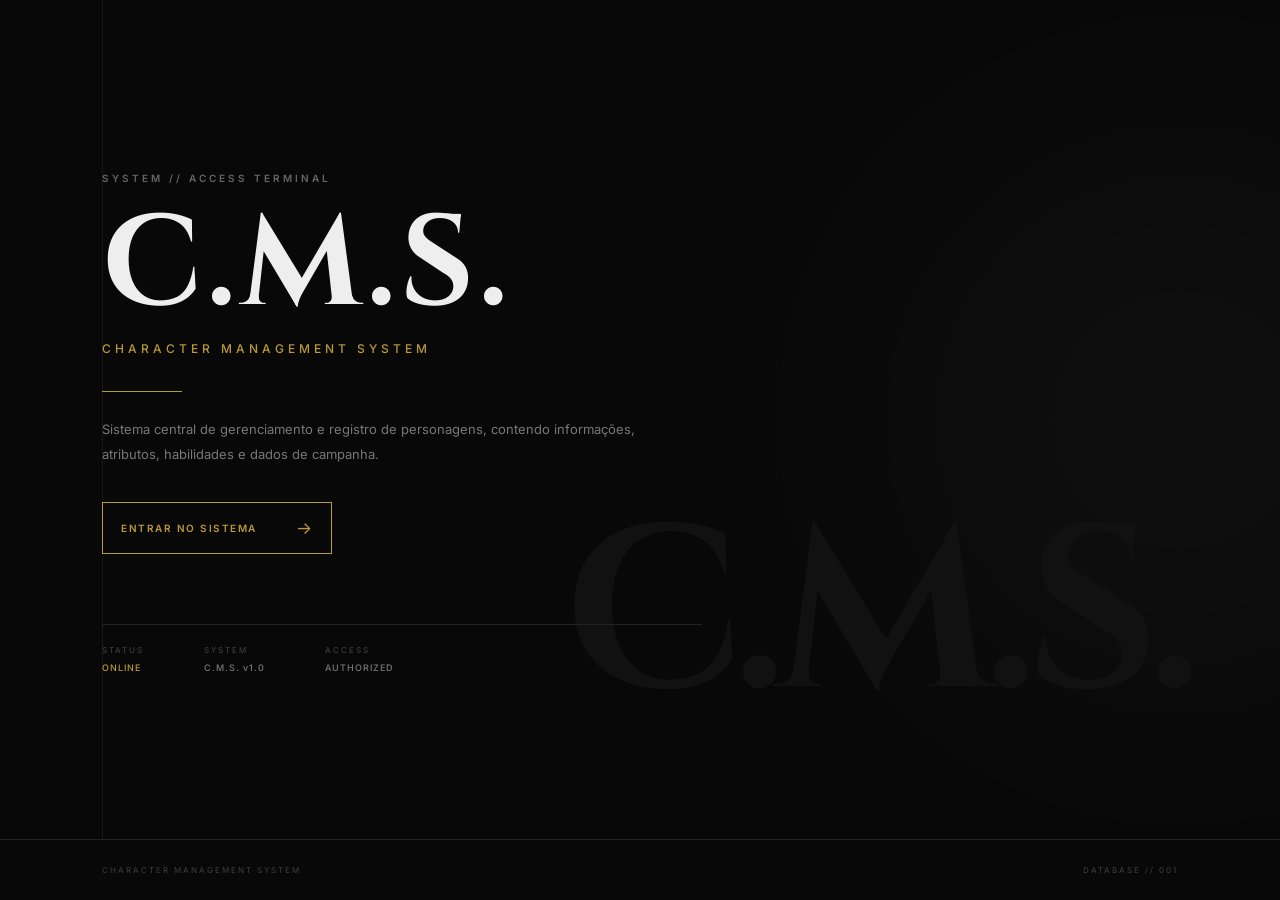
<file: index.html>
<!DOCTYPE html>
<html lang="pt-BR">
<head>
    <meta charset="UTF-8">
    <meta name="viewport" content="width=device-width, initial-scale=1.0">

    <title>C.M.S. — Character Management System</title>

    <link rel="preconnect" href="https://fonts.googleapis.com">
    <link rel="preconnect" href="https://fonts.gstatic.com" crossorigin>
    <link href="https://fonts.googleapis.com/css2?family=Cinzel:wght@400;500;600;700&family=Inter:wght@400;500;600&display=swap" rel="stylesheet">

    <link rel="stylesheet" href="style.css">
</head>

<body>

    <main class="entrada">

        <div class="conteudo">

            <span class="codigo">SYSTEM // ACCESS TERMINAL</span>

            <h1>C.M.S.</h1>

            <h2>CHARACTER MANAGEMENT SYSTEM</h2>

            <div class="linha"></div>

            <p>
                Sistema central de gerenciamento e registro de personagens,
                contendo informações, atributos, habilidades e dados de campanha.
            </p>

            <a href="Personagens/index.html" class="botao">
                <span>ENTRAR NO SISTEMA</span>
                <strong>→</strong>
            </a>

            <div class="status">
                <div>
                    <span>STATUS</span>
                    <strong>ONLINE</strong>
                </div>

                <div>
                    <span>SYSTEM</span>
                    <strong>C.M.S. v1.0</strong>
                </div>

                <div>
                    <span>ACCESS</span>
                    <strong>AUTHORIZED</strong>
                </div>
            </div>

        </div>

        <div class="marca-dagua">
            C.M.S.
        </div>

    </main>

    <footer>
        <span>CHARACTER MANAGEMENT SYSTEM</span>
        <span>DATABASE // 001</span>
    </footer>

    <script src="script.js"></script>

</body>
</html>
</file>
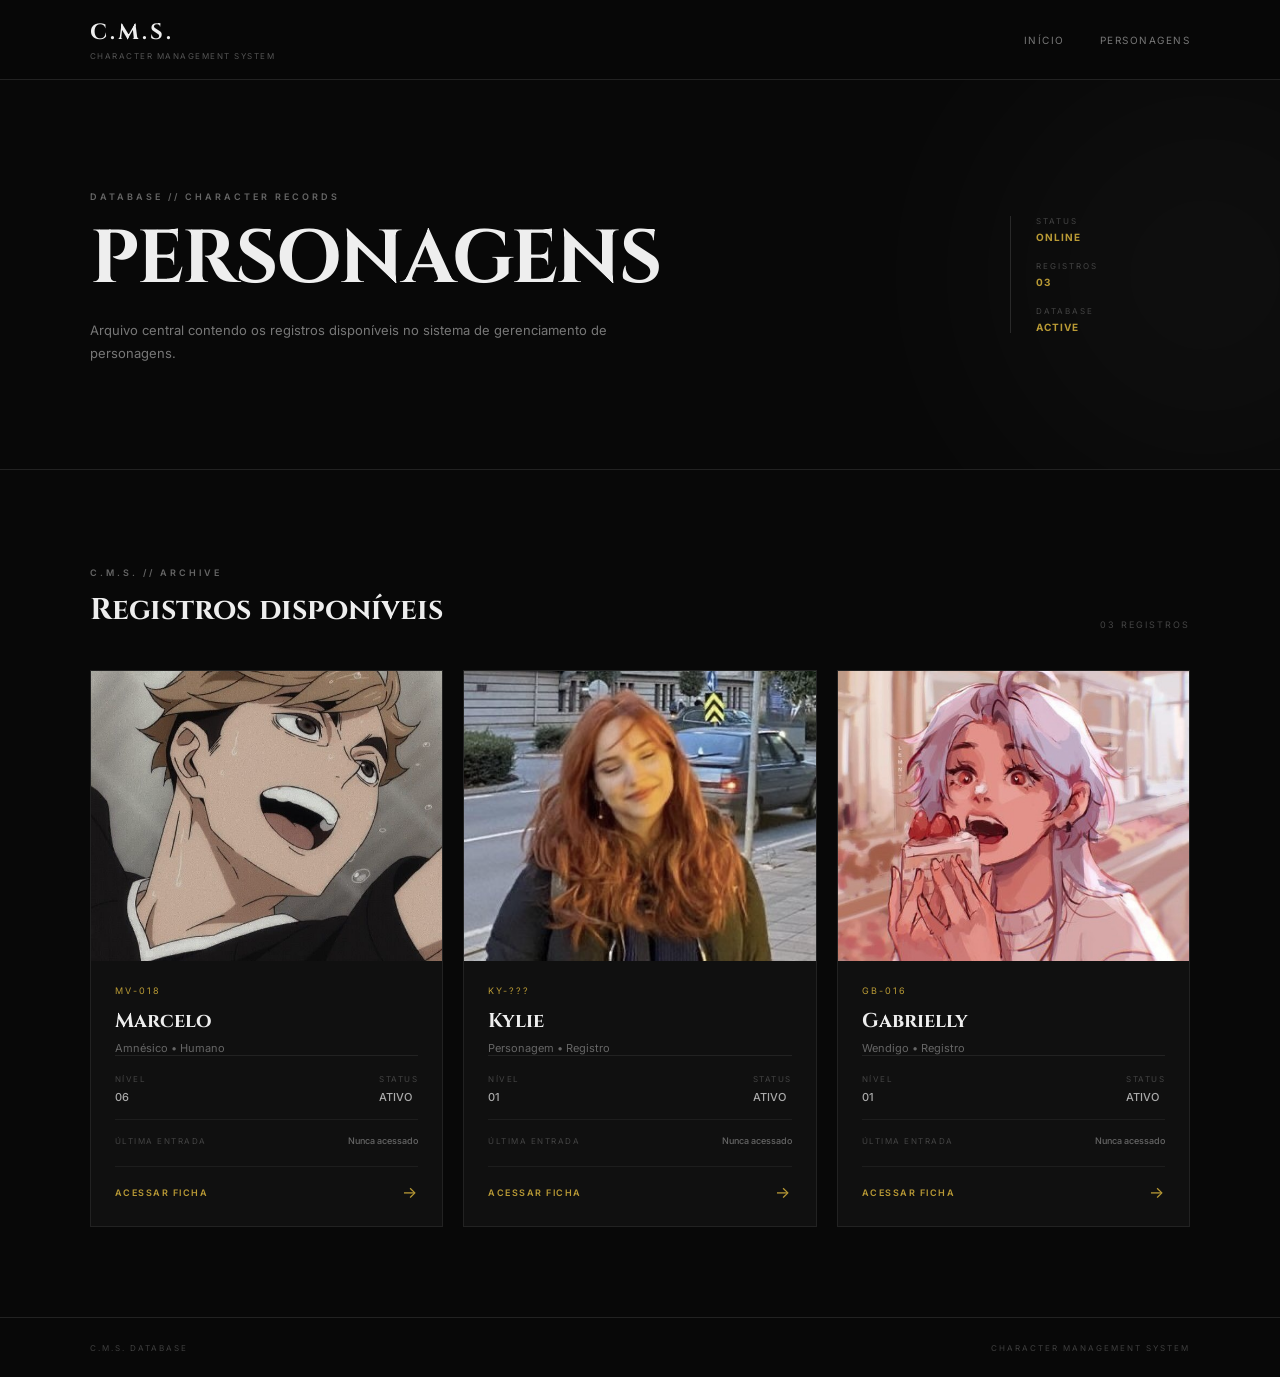
<file: Personagens/index.html>
<!DOCTYPE html>
<html lang="pt-BR">
<head>
    <meta charset="UTF-8">
    <meta name="viewport" content="width=device-width, initial-scale=1.0">

    <title>C.M.S. — Personagens</title>

    <link rel="preconnect" href="https://fonts.googleapis.com">
    <link rel="preconnect" href="https://fonts.gstatic.com" crossorigin>

    <link href="https://fonts.googleapis.com/css2?family=Cinzel:wght@400;500;600;700&family=Inter:wght@400;500;600;700&display=swap" rel="stylesheet">

    <link rel="stylesheet" href="style.css">
</head>

<body>

    <header class="cabecalho">

        <a href="../index.html" class="logo">
            <span>C.M.S.</span>
            <small>CHARACTER MANAGEMENT SYSTEM</small>
        </a>

        <nav>
            <a href="../index.html">Início</a>
            <a href="#personagens">Personagens</a>
        </nav>

    </header>


    <main>

        <section class="topo">

            <div>
                <span class="codigo">DATABASE // CHARACTER RECORDS</span>

                <h1>PERSONAGENS</h1>

                <p>
                    Arquivo central contendo os registros disponíveis no
                    sistema de gerenciamento de personagens.
                </p>
            </div>

            <div class="informacoes">

                <div>
                    <span>STATUS</span>
                    <strong>ONLINE</strong>
                </div>

                <div>
                    <span>REGISTROS</span>
                    <strong id="quantidade-registros">03</strong>
                </div>

                <div>
                    <span>DATABASE</span>
                    <strong>ACTIVE</strong>
                </div>

            </div>

        </section>


        <section class="personagens" id="personagens">

            <div class="secao-topo">

                <div>
                    <span class="codigo">C.M.S. // ARCHIVE</span>
                    <h2>Registros disponíveis</h2>
                </div>

                <span class="contador" id="contador-registros">
                    03 REGISTROS
                </span>

            </div>


            <div class="grid-personagens">


                <a href="Fichas/Marcelo/index.html"
                   class="card"
                   data-personagem="marcelo">

                    <div class="card-imagem">
                        <img src="../Assets/Marcelo.jpg" alt="Marcelo Vauren Pereira">
                    </div>

                    <div class="card-conteudo">

                        <span class="numero">MV-018</span>

                        <h3>Marcelo</h3>

                        <p>Amnésico • Humano</p>

                        <div class="card-info">

                            <div>
                                <span>NÍVEL</span>
                                <strong class="nivel">06</strong>
                            </div>

                            <div>
                                <span>STATUS</span>
                                <strong>ATIVO</strong>
                            </div>

                        </div>

                        <div class="ultimo-acesso">
                            <span>ÚLTIMA ENTRADA</span>
                            <strong class="acesso">Nunca acessado</strong>
                        </div>

                        <div class="acessar">
                            <span>ACESSAR FICHA</span>
                            <strong>→</strong>
                        </div>

                    </div>

                </a>


                <a href="Fichas/Kylie/index.html"
                   class="card"
                   data-personagem="kylie">

                    <div class="card-imagem">
                        <img src="../Assets/Kylie.jpg" alt="Kylie">
                    </div>

                    <div class="card-conteudo">

                        <span class="numero">KY-???</span>

                        <h3>Kylie</h3>

                        <p>Personagem • Registro</p>

                        <div class="card-info">

                            <div>
                                <span>NÍVEL</span>
                                <strong class="nivel">01</strong>
                            </div>

                            <div>
                                <span>STATUS</span>
                                <strong>ATIVO</strong>
                            </div>

                        </div>

                        <div class="ultimo-acesso">
                            <span>ÚLTIMA ENTRADA</span>
                            <strong class="acesso">Nunca acessado</strong>
                        </div>

                        <div class="acessar">
                            <span>ACESSAR FICHA</span>
                            <strong>→</strong>
                        </div>

                    </div>

                </a>


                <a href="Fichas/Gabrielly/index.html"
                   class="card"
                   data-personagem="gabrielly">

                    <div class="card-imagem">
                        <img src="../Assets/Gabrielly.jpg" alt="Gabrielly">
                    </div>

                    <div class="card-conteudo">

                        <span class="numero">GB-016</span>

                        <h3>Gabrielly</h3>

                        <p>Wendigo • Registro</p>

                        <div class="card-info">

                            <div>
                                <span>NÍVEL</span>
                                <strong class="nivel">01</strong>
                            </div>

                            <div>
                                <span>STATUS</span>
                                <strong>ATIVO</strong>
                            </div>

                        </div>

                        <div class="ultimo-acesso">
                            <span>ÚLTIMA ENTRADA</span>
                            <strong class="acesso">Nunca acessado</strong>
                        </div>

                        <div class="acessar">
                            <span>ACESSAR FICHA</span>
                            <strong>→</strong>
                        </div>

                    </div>

                </a>


            </div>

        </section>

    </main>


    <footer>

        <span>C.M.S. DATABASE</span>

        <span>CHARACTER MANAGEMENT SYSTEM</span>

    </footer>


    <script src="script.js"></script>

</body>
</html>
</file>
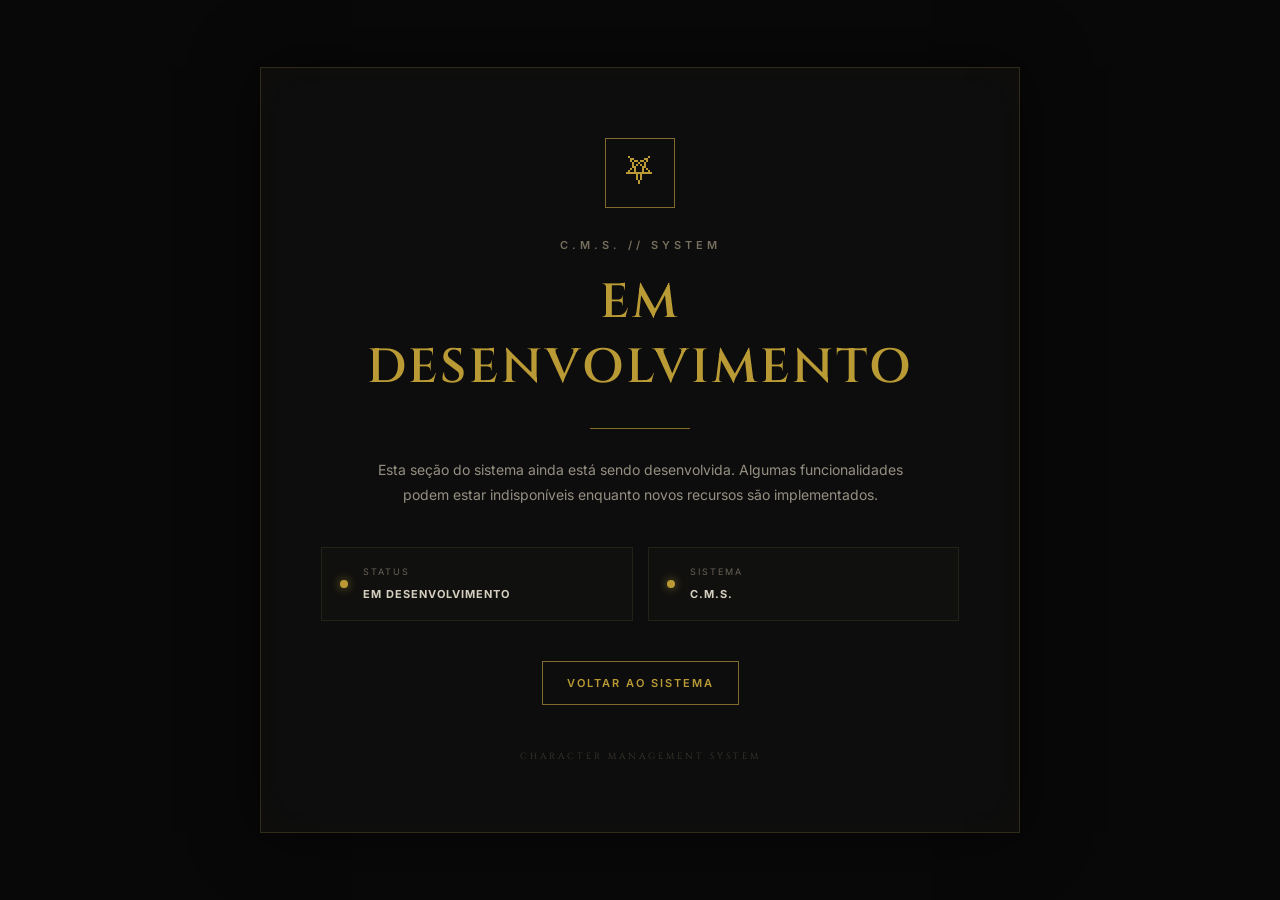
<file: Personagens/Fichas/Gabrielly/index.html>
<!DOCTYPE html>
<html lang="pt-BR">

<head>
    <meta charset="UTF-8">
    <meta name="viewport" content="width=device-width, initial-scale=1.0">
    <title>C.M.S. — Em Desenvolvimento</title>

    <link rel="stylesheet" href="style.css">

    <link rel="preconnect" href="https://fonts.googleapis.com">
    <link rel="preconnect" href="https://fonts.gstatic.com" crossorigin>
    <link href="https://fonts.googleapis.com/css2?family=Cinzel:wght@500;600;700&family=Inter:wght@400;500;600&display=swap" rel="stylesheet">
</head>

<body>

    <main class="pagina">

        <div class="painel">

            <div class="simbolo">
                ⛧
            </div>

            <span class="codigo">
                C.M.S. // SYSTEM
            </span>

            <h1>
                EM DESENVOLVIMENTO
            </h1>

            <div class="linha"></div>

            <p>
                Esta seção do sistema ainda está sendo desenvolvida.
                Algumas funcionalidades podem estar indisponíveis
                enquanto novos recursos são implementados.
            </p>

            <div class="status">

                <div class="status-item">
                    <span class="indicador"></span>

                    <div>
                        <small>STATUS</small>
                        <strong>EM DESENVOLVIMENTO</strong>
                    </div>
                </div>

                <div class="status-item">
                    <span class="indicador"></span>

                    <div>
                        <small>SISTEMA</small>
                        <strong>C.M.S.</strong>
                    </div>
                </div>

            </div>

            <a href="../../index.html" class="voltar">
                VOLTAR AO SISTEMA
            </a>

            <span class="rodape">
                CHARACTER MANAGEMENT SYSTEM
            </span>

        </div>

    </main>

</body>

</html>
</file>
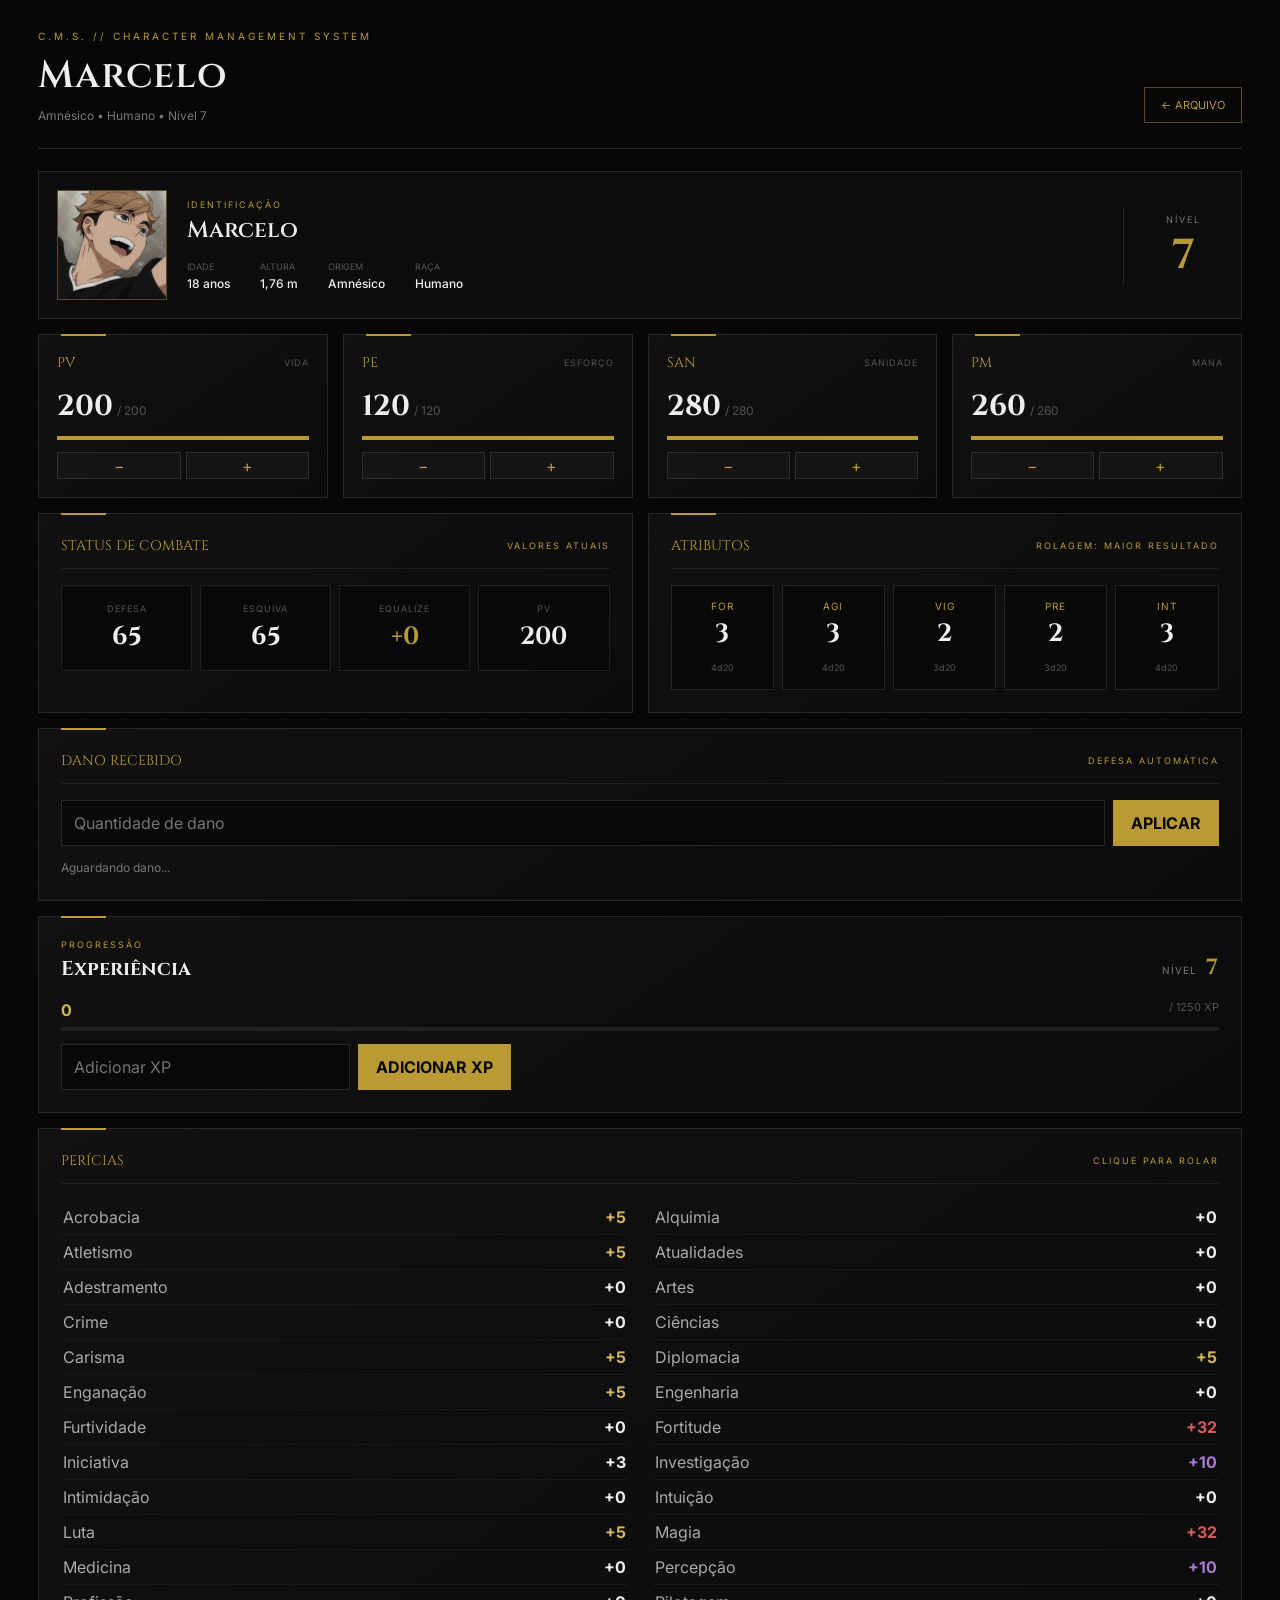
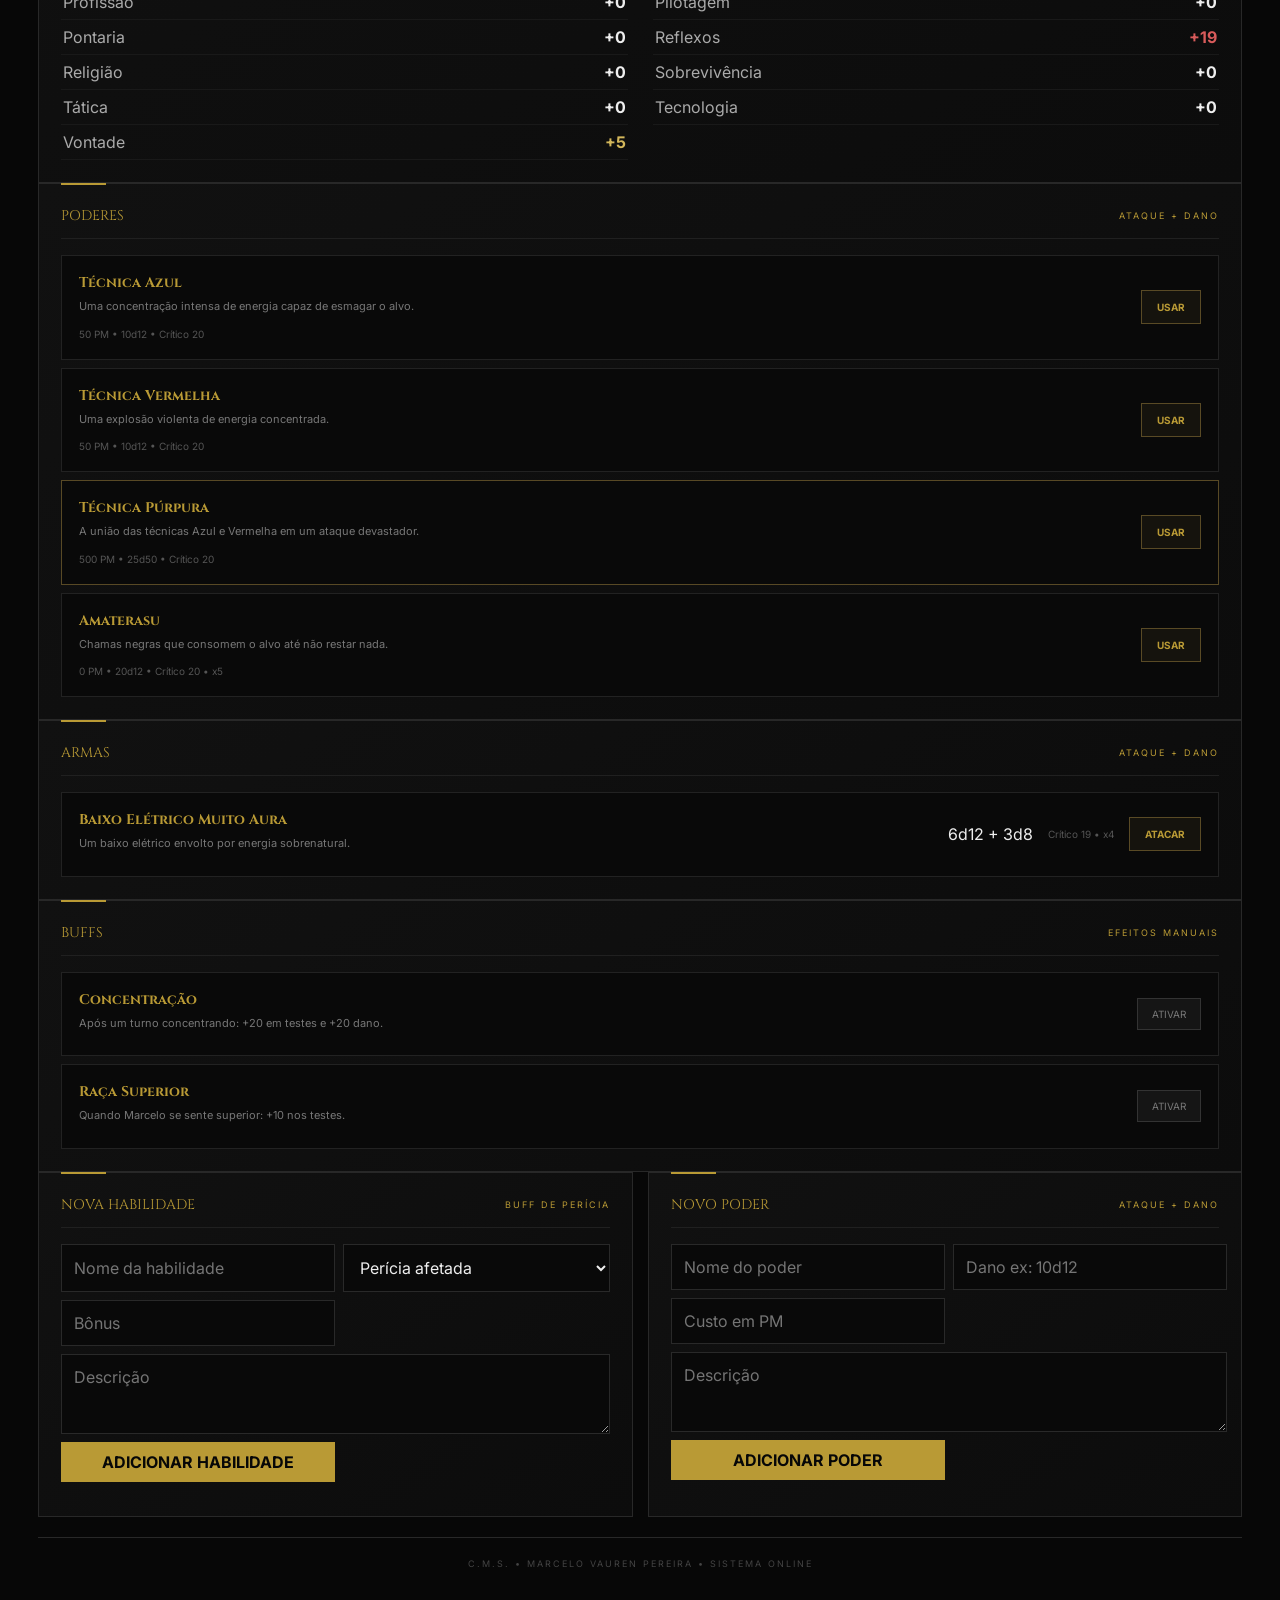
<file: Personagens/Fichas/Marcelo/index.html>
<!DOCTYPE html>
<html lang="pt-BR">
<head>
    <meta charset="UTF-8">
    <meta name="viewport" content="width=device-width, initial-scale=1.0">
    <title>C.M.S. — Marcelo</title>
    <link rel="preconnect" href="https://fonts.googleapis.com">
    <link rel="preconnect" href="https://fonts.gstatic.com" crossorigin>
    <link href="https://fonts.googleapis.com/css2?family=Cinzel:wght@500;600;700&family=Inter:wght@400;500;600;700&display=swap" rel="stylesheet">
    <link rel="stylesheet" href="style.css">
</head>

<body>

<div class="app">

    <header class="topo">
        <div>
            <div class="sistema">C.M.S. // CHARACTER MANAGEMENT SYSTEM</div>
            <h1>Marcelo</h1>
            <p>Amnésico • Humano • Nível <span id="nivel-topo">7</span></p>
        </div>

        <a href="../../index.html" class="voltar">← ARQUIVO</a>
    </header>

    <main>

        <section class="identidade">
            <div class="avatar">
                <img src="../../../Assets/Marcelo.jpg" alt="Marcelo">
            </div>

            <div class="identidade-info">
                <span class="label">IDENTIFICAÇÃO</span>
                <h2>Marcelo</h2>

                <div class="dados-identidade">
                    <div>
                        <small>IDADE</small>
                        <strong>18 anos</strong>
                    </div>

                    <div>
                        <small>ALTURA</small>
                        <strong>1,76 m</strong>
                    </div>

                    <div>
                        <small>ORIGEM</small>
                        <strong>Amnésico</strong>
                    </div>

                    <div>
                        <small>RAÇA</small>
                        <strong>Humano</strong>
                    </div>
                </div>
            </div>

            <div class="nivel-box">
                <span>NÍVEL</span>
                <strong id="nivel">7</strong>
            </div>
        </section>

        <section class="recursos layout-grid">

            <article class="card recurso-card pv-card">
                <div class="card-title">
                    <span>PV</span>
                    <small>VIDA</small>
                </div>

                <div class="recurso-numero">
                    <strong id="pv-atual">200</strong>
                    <span>/ 200</span>
                </div>

                <div class="barra">
                    <div id="pv-barra"></div>
                </div>

                <div class="controle">
                    <button onclick="alterarRecurso('pv', -5)">−</button>
                    <button onclick="alterarRecurso('pv', 5)">+</button>
                </div>
            </article>

            <article class="card recurso-card">
                <div class="card-title">
                    <span>PE</span>
                    <small>ESFORÇO</small>
                </div>

                <div class="recurso-numero">
                    <strong id="pe-atual">120</strong>
                    <span>/ 120</span>
                </div>

                <div class="barra">
                    <div id="pe-barra"></div>
                </div>

                <div class="controle">
                    <button onclick="alterarRecurso('pe', -5)">−</button>
                    <button onclick="alterarRecurso('pe', 5)">+</button>
                </div>
            </article>

            <article class="card recurso-card">
                <div class="card-title">
                    <span>SAN</span>
                    <small>SANIDADE</small>
                </div>

                <div class="recurso-numero">
                    <strong id="san-atual">280</strong>
                    <span>/ 280</span>
                </div>

                <div class="barra">
                    <div id="san-barra"></div>
                </div>

                <div class="controle">
                    <button onclick="alterarRecurso('san', -5)">−</button>
                    <button onclick="alterarRecurso('san', 5)">+</button>
                </div>
            </article>

            <article class="card recurso-card">
                <div class="card-title">
                    <span>PM</span>
                    <small>MANA</small>
                </div>

                <div class="recurso-numero">
                    <strong id="pm-atual">260</strong>
                    <span>/ 260</span>
                </div>

                <div class="barra">
                    <div id="pm-barra"></div>
                </div>

                <div class="controle">
                    <button onclick="alterarRecurso('pm', -5)">−</button>
                    <button onclick="alterarRecurso('pm', 5)">+</button>
                </div>
            </article>

        </section>

        <section class="layout-grid">

            <article class="card combate-status">
                <div class="titulo-card">
                    <span>STATUS DE COMBATE</span>
                    <small>VALORES ATUAIS</small>
                </div>

                <div class="status-grid">

                    <div class="status">
                        <span>DEFESA</span>
                        <strong id="defesa-valor">65</strong>
                    </div>

                    <div class="status">
                        <span>ESQUIVA</span>
                        <strong>65</strong>
                    </div>

                    <div class="status">
                        <span>EQUALIZE</span>
                        <strong id="equalize-valor">+0</strong>
                    </div>

                    <div class="status">
                        <span>PV</span>
                        <strong id="status-pv">200</strong>
                    </div>

                </div>
            </article>

            <article class="card">
                <div class="titulo-card">
                    <span>ATRIBUTOS</span>
                    <small>ROLAGEM: MAIOR RESULTADO</small>
                </div>

                <div class="atributos">

                    <button class="atributo" onclick="rolarAtributo('FOR')">
                        <span>FOR</span>
                        <strong id="atributo-FOR">3</strong>
                        <small>4d20</small>
                    </button>

                    <button class="atributo" onclick="rolarAtributo('AGI')">
                        <span>AGI</span>
                        <strong id="atributo-AGI">3</strong>
                        <small>4d20</small>
                    </button>

                    <button class="atributo" onclick="rolarAtributo('VIG')">
                        <span>VIG</span>
                        <strong id="atributo-VIG">2</strong>
                        <small>3d20</small>
                    </button>

                    <button class="atributo" onclick="rolarAtributo('PRE')">
                        <span>PRE</span>
                        <strong id="atributo-PRE">2</strong>
                        <small>3d20</small>
                    </button>

                    <button class="atributo" onclick="rolarAtributo('INT')">
                        <span>INT</span>
                        <strong id="atributo-INT">3</strong>
                        <small>4d20</small>
                    </button>

                </div>
            </article>

            <article class="card dano-card">
                <div class="titulo-card">
                    <span>DANO RECEBIDO</span>
                    <small>DEFESA AUTOMÁTICA</small>
                </div>

                <div class="dano-form">
                    <input type="number" id="dano-input" placeholder="Quantidade de dano">
                    <button onclick="receberDano()">APLICAR</button>
                </div>

                <div id="dano-resultado" class="resultado">
                    Aguardando dano...
                </div>
            </article>

        </section>

        <section class="card xp-card">
            <div class="xp-topo">
                <div>
                    <span class="label">PROGRESSÃO</span>
                    <h2>Experiência</h2>
                </div>

                <div class="xp-nivel">
                    NÍVEL <strong id="xp-nivel">7</strong>
                </div>
            </div>

            <div class="xp-info">
                <strong id="xp-atual">0</strong>
                <span id="xp-proximo">/ 1000 XP</span>
            </div>

            <div class="xp-barra">
                <div id="xp-progresso"></div>
            </div>

            <div class="xp-form">
                <input type="number" id="xp-input" placeholder="Adicionar XP">
                <button onclick="adicionarXP()">ADICIONAR XP</button>
            </div>
        </section>

        <section class="card pericias-card">
            <div class="titulo-card">
                <span>PERÍCIAS</span>
                <small>CLIQUE PARA ROLAR</small>
            </div>

            <div class="pericias">

                <button class="pericia" onclick="rolarPericia('Acrobacia')"><span>Acrobacia</span><strong id="pericia-acrobacia">+5</strong></button>
                <button class="pericia" onclick="rolarPericia('Alquimia')"><span>Alquimia</span><strong id="pericia-alquimia">+0</strong></button>
                <button class="pericia" onclick="rolarPericia('Atletismo')"><span>Atletismo</span><strong id="pericia-atletismo">+5</strong></button>
                <button class="pericia" onclick="rolarPericia('Atualidades')"><span>Atualidades</span><strong id="pericia-atualidades">+0</strong></button>
                <button class="pericia" onclick="rolarPericia('Adestramento')"><span>Adestramento</span><strong id="pericia-adestramento">+0</strong></button>
                <button class="pericia" onclick="rolarPericia('Artes')"><span>Artes</span><strong id="pericia-artes">+0</strong></button>
                <button class="pericia" onclick="rolarPericia('Crime')"><span>Crime</span><strong id="pericia-crime">+0</strong></button>
                <button class="pericia" onclick="rolarPericia('Ciências')"><span>Ciências</span><strong id="pericia-ciencias">+0</strong></button>
                <button class="pericia" onclick="rolarPericia('Carisma')"><span>Carisma</span><strong id="pericia-carisma">+5</strong></button>
                <button class="pericia" onclick="rolarPericia('Diplomacia')"><span>Diplomacia</span><strong id="pericia-diplomacia">+5</strong></button>
                <button class="pericia" onclick="rolarPericia('Enganação')"><span>Enganação</span><strong id="pericia-enganacao">+5</strong></button>
                <button class="pericia" onclick="rolarPericia('Engenharia')"><span>Engenharia</span><strong id="pericia-engenharia">+0</strong></button>
                <button class="pericia" onclick="rolarPericia('Furtividade')"><span>Furtividade</span><strong id="pericia-furtividade">+0</strong></button>
                <button class="pericia" onclick="rolarPericia('Fortitude')"><span>Fortitude</span><strong id="pericia-fortitude">+32</strong></button>
                <button class="pericia" onclick="rolarPericia('Iniciativa')"><span>Iniciativa</span><strong id="pericia-iniciativa">+3</strong></button>
                <button class="pericia" onclick="rolarPericia('Investigação')"><span>Investigação</span><strong id="pericia-investigacao">+10</strong></button>
                <button class="pericia" onclick="rolarPericia('Intimidação')"><span>Intimidação</span><strong id="pericia-intimidacao">+0</strong></button>
                <button class="pericia" onclick="rolarPericia('Intuição')"><span>Intuição</span><strong id="pericia-intuicao">+0</strong></button>
                <button class="pericia" onclick="rolarPericia('Luta')"><span>Luta</span><strong id="pericia-luta">+5</strong></button>
                <button class="pericia" onclick="rolarPericia('Magia')"><span>Magia</span><strong id="pericia-magia">+32</strong></button>
                <button class="pericia" onclick="rolarPericia('Medicina')"><span>Medicina</span><strong id="pericia-medicina">+0</strong></button>
                <button class="pericia" onclick="rolarPericia('Percepção')"><span>Percepção</span><strong id="pericia-percepcao">+10</strong></button>
                <button class="pericia" onclick="rolarPericia('Profissão')"><span>Profissão</span><strong id="pericia-profissao">+0</strong></button>
                <button class="pericia" onclick="rolarPericia('Pilotagem')"><span>Pilotagem</span><strong id="pericia-pilotagem">+0</strong></button>
                <button class="pericia" onclick="rolarPericia('Pontaria')"><span>Pontaria</span><strong id="pericia-pontaria">+0</strong></button>
                <button class="pericia" onclick="rolarPericia('Reflexos')"><span>Reflexos</span><strong id="pericia-reflexos">+19</strong></button>
                <button class="pericia" onclick="rolarPericia('Religião')"><span>Religião</span><strong id="pericia-religiao">+0</strong></button>
                <button class="pericia" onclick="rolarPericia('Sobrevivência')"><span>Sobrevivência</span><strong id="pericia-sobrevivencia">+0</strong></button>
                <button class="pericia" onclick="rolarPericia('Tática')"><span>Tática</span><strong id="pericia-tatica">+0</strong></button>
                <button class="pericia" onclick="rolarPericia('Tecnologia')"><span>Tecnologia</span><strong id="pericia-tecnologia">+0</strong></button>
                <button class="pericia" onclick="rolarPericia('Vontade')"><span>Vontade</span><strong id="pericia-vontade">+5</strong></button>

            </div>
        </section>

        <section class="card">
            <div class="titulo-card">
                <span>PODERES</span>
                <small>ATAQUE + DANO</small>
            </div>

            <div class="poderes">

                <article class="poder">
                    <div>
                        <h3>Técnica Azul</h3>
                        <p>Uma concentração intensa de energia capaz de esmagar o alvo.</p>
                        <span>50 PM • 10d12 • Crítico 20</span>
                    </div>
                    <button onclick="usarPoder('Técnica Azul')">USAR</button>
                </article>

                <article class="poder">
                    <div>
                        <h3>Técnica Vermelha</h3>
                        <p>Uma explosão violenta de energia concentrada.</p>
                        <span>50 PM • 10d12 • Crítico 20</span>
                    </div>
                    <button onclick="usarPoder('Técnica Vermelha')">USAR</button>
                </article>

                <article class="poder destaque">
                    <div>
                        <h3>Técnica Púrpura</h3>
                        <p>A união das técnicas Azul e Vermelha em um ataque devastador.</p>
                        <span>500 PM • 25d50 • Crítico 20</span>
                    </div>
                    <button onclick="usarPoder('Técnica Púrpura')">USAR</button>
                </article>

                <article class="poder">
                    <div>
                        <h3>Amaterasu</h3>
                        <p>Chamas negras que consomem o alvo até não restar nada.</p>
                        <span>0 PM • 20d12 • Crítico 20 • x5</span>
                    </div>
                    <button onclick="usarPoder('Amaterasu')">USAR</button>
                </article>

            </div>
        </section>

        <section class="card">
            <div class="titulo-card">
                <span>ARMAS</span>
                <small>ATAQUE + DANO</small>
            </div>

            <article class="arma">
                <div>
                    <h3>Baixo Elétrico Muito Aura</h3>
                    <p>Um baixo elétrico envolto por energia sobrenatural.</p>
                </div>

                <div class="arma-dados">
                    <span>6d12 + 3d8</span>
                    <small>Crítico 19 • x4</small>
                    <button onclick="usarArma()">ATACAR</button>
                </div>
            </article>
        </section>

        <section class="card">
            <div class="titulo-card">
                <span>BUFFS</span>
                <small>EFEITOS MANUAIS</small>
            </div>

            <div class="buffs">

                <article class="buff" id="buff-concentracao">
                    <div>
                        <h3>Concentração</h3>
                        <p>Após um turno concentrando: +20 em testes e +20 dano.</p>
                    </div>
                    <button onclick="alternarBuff('concentracao')">ATIVAR</button>
                </article>

                <article class="buff" id="buff-raca">
                    <div>
                        <h3>Raça Superior</h3>
                        <p>Quando Marcelo se sente superior: +10 nos testes.</p>
                    </div>
                    <button onclick="alternarBuff('racaSuperior')">ATIVAR</button>
                </article>

            </div>
        </section>

        <section class="layout-grid">

            <article class="card">
                <div class="titulo-card">
                    <span>NOVA HABILIDADE</span>
                    <small>BUFF DE PERÍCIA</small>
                </div>

                <div class="formulario">

                    <input id="habilidade-nome" placeholder="Nome da habilidade">

                    <select id="habilidade-pericia">
                        <option value="">Perícia afetada</option>
                        <option>Acrobacia</option>
                        <option>Atletismo</option>
                        <option>Carisma</option>
                        <option>Diplomacia</option>
                        <option>Enganação</option>
                        <option>Fortitude</option>
                        <option>Investigação</option>
                        <option>Luta</option>
                        <option>Magia</option>
                        <option>Percepção</option>
                        <option>Reflexos</option>
                        <option>Vontade</option>
                    </select>

                    <input id="habilidade-bonus" type="number" placeholder="Bônus">

                    <textarea id="habilidade-descricao" placeholder="Descrição"></textarea>

                    <button onclick="adicionarHabilidade()">ADICIONAR HABILIDADE</button>

                </div>

                <div id="lista-habilidades" class="lista-custom"></div>
            </article>

            <article class="card">
                <div class="titulo-card">
                    <span>NOVO PODER</span>
                    <small>ATAQUE + DANO</small>
                </div>

                <div class="formulario">

                    <input id="poder-nome" placeholder="Nome do poder">

                    <input id="poder-dano" placeholder="Dano ex: 10d12">

                    <input id="poder-custo" type="number" placeholder="Custo em PM">

                    <textarea id="poder-descricao" placeholder="Descrição"></textarea>

                    <button onclick="adicionarPoder()">ADICIONAR PODER</button>

                </div>

                <div id="lista-poderes" class="lista-custom"></div>
            </article>

        </section>

    </main>

    <footer>
        C.M.S. • MARCELO VAUREN PEREIRA • SISTEMA ONLINE
    </footer>

</div>

<div id="modal" class="modal">
    <div class="modal-box">
        <button class="modal-fechar" onclick="fecharModal()">×</button>
        <span class="modal-label">RESULTADO</span>
        <h2 id="modal-titulo">Rolagem</h2>
        <div id="modal-conteudo"></div>
    </div>
</div>

<script src="script.js"></script>

</body>
</html>
</file>
<file: style.css>
* {
    margin: 0;
    padding: 0;
    box-sizing: border-box;
}

html {
    scroll-behavior: smooth;
}

body {
    min-height: 100vh;
    background: #080808;
    color: #eeeeee;
    font-family: "Inter", sans-serif;
}

a {
    color: inherit;
    text-decoration: none;
}

.entrada {
    min-height: calc(100vh - 60px);
    padding: 60px 8%;
    display: flex;
    align-items: center;
    position: relative;
    overflow: hidden;
    border-bottom: 1px solid #222;
}

.entrada::before {
    content: "";
    position: absolute;
    width: 600px;
    height: 600px;
    border-radius: 50%;
    background: #ffffff;
    opacity: .025;
    filter: blur(120px);
    right: -200px;
    top: 50%;
    transform: translateY(-50%);
}

.entrada::after {
    content: "";
    position: absolute;
    width: 1px;
    height: 100%;
    background: #191919;
    left: 8%;
    top: 0;
}

.conteudo {
    width: 700px;
    position: relative;
    z-index: 2;
}

.codigo {
    color: #666;
    font-size: 10px;
    font-weight: 600;
    letter-spacing: 3px;
}

h1 {
    margin-top: 22px;
    font-family: "Cinzel", serif;
    font-size: clamp(70px, 10vw, 130px);
    line-height: .9;
    letter-spacing: 5px;
    color: #eeeeee;
}

h2 {
    margin-top: 18px;
    color: #b99a35;
    font-size: 12px;
    font-weight: 500;
    letter-spacing: 4px;
}

.linha {
    width: 80px;
    height: 1px;
    margin-top: 35px;
    background: #b99a35;
}

p {
    max-width: 560px;
    margin-top: 25px;
    color: #777;
    font-size: 13px;
    line-height: 1.9;
}

.botao {
    width: 230px;
    margin-top: 35px;
    padding: 15px 18px;
    display: flex;
    align-items: center;
    justify-content: space-between;
    border: 1px solid #b99a35;
    color: #b99a35;
    font-size: 10px;
    font-weight: 600;
    letter-spacing: 1.5px;
    transition: .3s;
}

.botao strong {
    font-size: 17px;
    font-weight: 400;
    transition: .3s;
}

.botao:hover {
    background: #b99a35;
    color: #080808;
}

.botao:hover strong {
    transform: translateX(5px);
}

.status {
    width: 100%;
    max-width: 600px;
    margin-top: 70px;
    padding-top: 20px;
    border-top: 1px solid #222;
    display: flex;
    gap: 60px;
}

.status div {
    display: flex;
    flex-direction: column;
    gap: 7px;
}

.status span {
    color: #444;
    font-size: 8px;
    letter-spacing: 2px;
}

.status strong {
    color: #777;
    font-size: 9px;
    font-weight: 500;
    letter-spacing: 1px;
}

.status div:first-child strong {
    color: #b99a35;
}

.marca-dagua {
    position: absolute;
    right: 7%;
    bottom: 8%;
    color: #111;
    font-family: "Cinzel", serif;
    font-size: clamp(100px, 18vw, 250px);
    font-weight: 700;
    letter-spacing: -10px;
    user-select: none;
}

footer {
    height: 60px;
    padding: 0 8%;
    display: flex;
    align-items: center;
    justify-content: space-between;
    color: #3f3f3f;
    font-size: 8px;
    letter-spacing: 2px;
}

@media (max-width: 700px) {

    .entrada {
        padding: 50px 7%;
    }

    .entrada::after {
        left: 7%;
    }

    .conteudo {
        width: 100%;
    }

    h1 {
        font-size: 75px;
    }

    h2 {
        font-size: 9px;
        letter-spacing: 2px;
    }

    p {
        font-size: 12px;
    }

    .status {
        gap: 25px;
        flex-wrap: wrap;
    }

    .marca-dagua {
        right: -20px;
        bottom: 10%;
        font-size: 120px;
    }

    footer {
        padding: 0 7%;
    }
}

.conteudo {
    opacity: 0;
    transform: translateY(20px);
    transition: 1s ease;
}

.conteudo.ativo {
    opacity: 1;
    transform: translateY(0);
}
</file>
<file: Personagens/style.css>
* {
    margin: 0;
    padding: 0;
    box-sizing: border-box;
}

html {
    scroll-behavior: smooth;
}

body {
    background: #080808;
    color: #eeeeee;
    font-family: "Inter", sans-serif;
}

a {
    color: inherit;
    text-decoration: none;
}

.cabecalho {
    width: 100%;
    height: 80px;
    padding: 0 7%;
    display: flex;
    align-items: center;
    justify-content: space-between;
    border-bottom: 1px solid #222;
    background: rgba(8, 8, 8, .96);
    position: sticky;
    top: 0;
    z-index: 10;
}

.logo {
    display: flex;
    flex-direction: column;
    gap: 4px;
}

.logo span {
    font-family: "Cinzel", serif;
    font-size: 22px;
    font-weight: 700;
    letter-spacing: 3px;
}

.logo small {
    color: #555;
    font-size: 8px;
    letter-spacing: 1.5px;
}

.cabecalho nav {
    display: flex;
    gap: 35px;
}

.cabecalho nav a {
    color: #777;
    font-size: 10px;
    letter-spacing: 1.5px;
    text-transform: uppercase;
    transition: .3s;
}

.cabecalho nav a:hover {
    color: #b99a35;
}

main {
    min-height: calc(100vh - 140px);
}

.topo {
    min-height: 390px;
    padding: 90px 7%;
    display: flex;
    align-items: center;
    justify-content: space-between;
    border-bottom: 1px solid #222;
    position: relative;
    overflow: hidden;
}

.topo::before {
    content: "";
    position: absolute;
    width: 450px;
    height: 450px;
    border-radius: 50%;
    background: #fff;
    opacity: .025;
    filter: blur(100px);
    right: -150px;
    top: 50%;
    transform: translateY(-50%);
}

.topo > div:first-child {
    position: relative;
    z-index: 1;
}

.codigo {
    color: #666;
    font-size: 9px;
    font-weight: 600;
    letter-spacing: 3px;
}

.topo h1 {
    margin-top: 18px;
    font-family: "Cinzel", serif;
    font-size: clamp(45px, 6vw, 75px);
    line-height: 1;
    letter-spacing: -2px;
}

.topo p {
    max-width: 560px;
    margin-top: 22px;
    color: #777;
    font-size: 13px;
    line-height: 1.8;
}

.informacoes {
    width: 180px;
    padding-left: 25px;
    border-left: 1px solid #292929;
    display: flex;
    flex-direction: column;
    gap: 18px;
    position: relative;
    z-index: 1;
}

.informacoes div {
    display: flex;
    flex-direction: column;
    gap: 5px;
}

.informacoes span {
    color: #444;
    font-size: 8px;
    letter-spacing: 2px;
}

.informacoes strong {
    color: #b99a35;
    font-size: 10px;
    letter-spacing: 1px;
}

.personagens {
    padding: 90px 7%;
}

.secao-topo {
    display: flex;
    align-items: end;
    justify-content: space-between;
    margin-bottom: 40px;
}

.secao-topo h2 {
    margin-top: 10px;
    font-family: "Cinzel", serif;
    font-size: 30px;
}

.contador {
    color: #444;
    font-size: 9px;
    letter-spacing: 2px;
}

.grid-personagens {
    display: grid;
    grid-template-columns: repeat(3, 1fr);
    gap: 20px;
}

.card {
    min-height: 510px;
    background: #101010;
    border: 1px solid #222;
    display: flex;
    flex-direction: column;
    overflow: hidden;
    transition: .35s;
}

.card:hover {
    transform: translateY(-8px);
    border-color: #b99a35;
}

.card-imagem {
    height: 290px;
    background: #151515;
    overflow: hidden;
}

.card-imagem img {
    width: 100%;
    height: 100%;
    object-fit: cover;
    filter: grayscale(20%);
    transition: .5s;
}

.card:hover .card-imagem img {
    transform: scale(1.05);
}

.card-conteudo {
    padding: 24px;
    display: flex;
    flex-direction: column;
    flex: 1;
}

.numero {
    color: #b99a35;
    font-size: 9px;
    letter-spacing: 2px;
}

.card h3 {
    margin-top: 11px;
    font-family: "Cinzel", serif;
    font-size: 20px;
}

.card p {
    margin-top: 7px;
    color: #666;
    font-size: 11px;
}

.card-info {
    margin-top: auto;
    padding-top: 18px;
    border-top: 1px solid #222;
    display: flex;
    justify-content: space-between;
}

.card-info div {
    display: flex;
    flex-direction: column;
    gap: 6px;
}

.card-info span {
    color: #444;
    font-size: 8px;
    letter-spacing: 1.5px;
}

.card-info strong {
    color: #aaa;
    font-size: 11px;
    font-weight: 500;
}

.acessar {
    margin-top: 20px;
    padding-top: 15px;
    border-top: 1px solid #1d1d1d;
    display: flex;
    justify-content: space-between;
    align-items: center;
    color: #b99a35;
    font-size: 9px;
    font-weight: 600;
    letter-spacing: 1.5px;
}

.acessar strong {
    font-size: 16px;
    font-weight: 400;
    transition: .3s;
}

.card:hover .acessar strong {
    transform: translateX(5px);
}

footer {
    height: 60px;
    padding: 0 7%;
    border-top: 1px solid #222;
    display: flex;
    align-items: center;
    justify-content: space-between;
    color: #3f3f3f;
    font-size: 8px;
    letter-spacing: 2px;
}

@media (max-width: 900px) {

    .topo {
        align-items: flex-start;
        flex-direction: column;
        gap: 50px;
    }

    .informacoes {
        width: 100%;
        padding: 20px 0 0;
        border-left: none;
        border-top: 1px solid #292929;
        flex-direction: row;
        gap: 50px;
    }

    .grid-personagens {
        grid-template-columns: 1fr 1fr;
    }
}

@media (max-width: 600px) {

    .cabecalho {
        padding: 0 5%;
    }

    .cabecalho nav {
        display: none;
    }

    .topo,
    .personagens {
        padding-left: 5%;
        padding-right: 5%;
    }

    .grid-personagens {
        grid-template-columns: 1fr;
    }

    .secao-topo {
        align-items: flex-start;
        flex-direction: column;
        gap: 15px;
    }

    .informacoes {
        gap: 25px;
    }

    footer {
        padding: 0 5%;
        flex-direction: column;
        align-items: flex-start;
        justify-content: center;
        gap: 6px;
    }
}

.ultimo-acesso {
    margin-top: 15px;
    padding-top: 15px;
    border-top: 1px solid #1d1d1d;
    display: flex;
    justify-content: space-between;
    align-items: center;
}

.ultimo-acesso span {
    color: #444;
    font-size: 8px;
    letter-spacing: 1.5px;
}

.ultimo-acesso strong {
    color: #666;
    font-size: 9px;
    font-weight: 500;
}
</file>
<file: Personagens/Fichas/Gabrielly/style.css>
* {
    margin: 0;
    padding: 0;
    box-sizing: border-box;
}

body {
    min-height: 100vh;
    background: #080808;
    color: #e7e2d5;
    font-family: "Inter", sans-serif;
}

.pagina {
    min-height: 100vh;
    display: flex;
    align-items: center;
    justify-content: center;
    padding: 30px;
    background:
        radial-gradient(
            circle at center,
            rgba(185, 154, 53, 0.08),
            transparent 45%
        ),
        #080808;
}

.painel {
    width: 100%;
    max-width: 760px;
    padding: 70px 60px;
    text-align: center;
    border: 1px solid #302a1b;
    background: #0d0d0d;
    box-shadow:
        0 0 60px rgba(0, 0, 0, 0.6),
        inset 0 0 40px rgba(185, 154, 53, 0.02);
}

.simbolo {
    width: 70px;
    height: 70px;
    margin: 0 auto 30px;
    display: flex;
    align-items: center;
    justify-content: center;
    border: 1px solid #806b2d;
    color: #b99a35;
    font-family: "Cinzel", serif;
    font-size: 32px;
}

.codigo {
    display: block;
    margin-bottom: 18px;
    color: #766f5e;
    font-size: 11px;
    font-weight: 600;
    letter-spacing: 4px;
}

h1 {
    color: #b99a35;
    font-family: "Cinzel", serif;
    font-size: clamp(28px, 5vw, 48px);
    font-weight: 600;
    letter-spacing: 3px;
}

.linha {
    width: 100px;
    height: 1px;
    margin: 28px auto;
    background: #b99a35;
    opacity: 0.7;
}

p {
    max-width: 560px;
    margin: 0 auto;
    color: #969083;
    font-size: 14px;
    line-height: 1.8;
}

.status {
    display: grid;
    grid-template-columns: 1fr 1fr;
    gap: 15px;
    margin: 40px 0;
}

.status-item {
    display: flex;
    align-items: center;
    gap: 15px;
    padding: 18px;
    text-align: left;
    border: 1px solid #242119;
    background: #10100f;
}

.indicador {
    width: 8px;
    height: 8px;
    flex-shrink: 0;
    border-radius: 50%;
    background: #b99a35;
    box-shadow: 0 0 10px rgba(185, 154, 53, 0.7);
}

.status-item small {
    display: block;
    margin-bottom: 5px;
    color: #686256;
    font-size: 9px;
    letter-spacing: 2px;
}

.status-item strong {
    color: #d5cfbf;
    font-size: 11px;
    letter-spacing: 1px;
}

.voltar {
    display: inline-block;
    padding: 14px 24px;
    border: 1px solid #806b2d;
    color: #b99a35;
    text-decoration: none;
    font-size: 11px;
    font-weight: 600;
    letter-spacing: 2px;
    transition: 0.25s;
}

.voltar:hover {
    background: #b99a35;
    color: #080808;
    box-shadow: 0 0 25px rgba(185, 154, 53, 0.15);
}

.rodape {
    display: block;
    margin-top: 45px;
    color: #403c33;
    font-family: "Cinzel", serif;
    font-size: 9px;
    letter-spacing: 3px;
}

@media (max-width: 600px) {

    .pagina {
        padding: 20px;
    }

    .painel {
        padding: 50px 25px;
    }

    .status {
        grid-template-columns: 1fr;
    }

    h1 {
        font-size: 28px;
    }

    p {
        font-size: 13px;
    }
}
</file>
<file: Personagens/Fichas/Marcelo/style.css>
* {
    margin: 0;
    padding: 0;
    box-sizing: border-box;
}

:root {
    --bg: #070707;
    --card: #101010;
    --card2: #0c0c0c;
    --border: #282828;
    --border-gold: #594a25;
    --gold: #b99a35;
    --gold-light: #d3b75b;
    --text: #eeeeee;
    --muted: #777;
    --red: #d85b5b;
    --purple: #a77bd3;
}

body {
    background: var(--bg);
    color: var(--text);
    font-family: "Inter", sans-serif;
    min-height: 100vh;
}

body::before {
    content: "";
    position: fixed;
    inset: 0;
    background-image:
        linear-gradient(rgba(185,154,53,.025) 1px, transparent 1px),
        linear-gradient(90deg, rgba(185,154,53,.025) 1px, transparent 1px);
    background-size: 40px 40px;
    pointer-events: none;
    z-index: -1;
}

button,
input,
textarea,
select {
    font: inherit;
}

button {
    cursor: pointer;
}

.app {
    width: min(1450px, 94%);
    margin: auto;
    padding: 30px 0 50px;
}

.topo {
    display: flex;
    justify-content: space-between;
    align-items: flex-end;
    gap: 30px;
    border-bottom: 1px solid var(--border);
    padding-bottom: 25px;
    margin-bottom: 22px;
}

.sistema {
    color: var(--gold);
    font-size: 10px;
    letter-spacing: 3px;
    margin-bottom: 8px;
}

.topo h1 {
    font-family: "Cinzel", serif;
    font-size: clamp(25px, 3vw, 38px);
    font-weight: 600;
    letter-spacing: 1px;
}

.topo p {
    color: var(--muted);
    margin-top: 7px;
    font-size: 12px;
}

.voltar {
    text-decoration: none;
    color: var(--gold);
    border: 1px solid var(--border-gold);
    padding: 10px 16px;
    font-size: 11px;
    transition: .2s;
}

.voltar:hover {
    background: var(--gold);
    color: #070707;
}

.layout-grid {
    display: grid;
    grid-template-columns: repeat(2, minmax(0, 1fr));
    gap: 15px;
    margin-bottom: 15px;
}

.card {
    background: linear-gradient(145deg, #111, #0c0c0c);
    border: 1px solid var(--border);
    padding: 22px;
    position: relative;
}

.card::before {
    content: "";
    position: absolute;
    top: -1px;
    left: 22px;
    width: 45px;
    height: 2px;
    background: var(--gold);
}

.identidade {
    display: grid;
    grid-template-columns: 110px 1fr 100px;
    gap: 20px;
    align-items: center;
    background: #0d0d0d;
    border: 1px solid var(--border);
    padding: 18px;
    margin-bottom: 15px;
}

.avatar {
    width: 110px;
    height: 110px;
    border: 1px solid var(--border-gold);
    overflow: hidden;
    background: #090909;
}

.avatar img {
    width: 100%;
    height: 100%;
    object-fit: cover;
}

.label,
.titulo-card small,
.card-title small,
.modal-label {
    display: block;
    color: var(--gold);
    font-size: 9px;
    letter-spacing: 2px;
}

.identidade-info h2 {
    font-family: "Cinzel", serif;
    font-size: 23px;
    font-weight: 600;
    margin: 5px 0 15px;
}

.dados-identidade {
    display: flex;
    gap: 30px;
    flex-wrap: wrap;
}

.dados-identidade div {
    display: flex;
    flex-direction: column;
    gap: 4px;
}

.dados-identidade small {
    color: #555;
    font-size: 9px;
}

.dados-identidade strong {
    font-size: 12px;
    font-weight: 500;
}

.nivel-box {
    border-left: 1px solid var(--border);
    text-align: center;
    padding-left: 20px;
}

.nivel-box span {
    color: var(--muted);
    font-size: 9px;
    letter-spacing: 2px;
}

.nivel-box strong {
    display: block;
    font-family: "Cinzel", serif;
    color: var(--gold);
    font-size: 42px;
}

.recursos {
    grid-template-columns: repeat(4, 1fr);
}

.recurso-card {
    padding: 18px;
}

.card-title {
    display: flex;
    justify-content: space-between;
    align-items: center;
    color: var(--gold);
}

.card-title span {
    font-family: "Cinzel", serif;
    font-size: 14px;
}

.card-title small {
    color: #555;
    letter-spacing: 1px;
}

.recurso-numero {
    margin: 15px 0 10px;
}

.recurso-numero strong {
    font-family: "Cinzel", serif;
    font-size: 29px;
}

.recurso-numero span {
    color: #555;
    font-size: 12px;
}

.barra,
.xp-barra {
    width: 100%;
    height: 4px;
    background: #202020;
}

.barra div,
#xp-progresso {
    height: 100%;
    width: 100%;
    background: var(--gold);
    transition: width .3s;
}

.controle {
    display: flex;
    gap: 5px;
    margin-top: 12px;
}

.controle button {
    flex: 1;
    height: 27px;
    border: 1px solid #303030;
    background: #151515;
    color: var(--gold);
}

.controle button:hover {
    background: var(--gold);
    color: #070707;
}

.titulo-card {
    display: flex;
    justify-content: space-between;
    align-items: center;
    border-bottom: 1px solid #202020;
    padding-bottom: 13px;
    margin-bottom: 16px;
}

.titulo-card > span {
    font-family: "Cinzel", serif;
    color: var(--gold);
    font-size: 14px;
}

.status-grid {
    display: grid;
    grid-template-columns: repeat(4, 1fr);
    gap: 8px;
}

.status {
    background: #090909;
    border: 1px solid #202020;
    padding: 17px 8px;
    text-align: center;
}

.status span {
    display: block;
    color: #555;
    font-size: 9px;
    letter-spacing: 1px;
    margin-bottom: 6px;
}

.status strong {
    font-family: "Cinzel", serif;
    font-size: 25px;
}

#equalize-valor {
    color: var(--gold);
}

/* DANO RECEBIDO: ocupa as duas colunas abaixo de combate + atributos */
.dano-card {
    grid-column: 1 / -1;
}

.dano-form,
.xp-form,
.dados-form {
    display: flex;
    gap: 8px;
}

input,
textarea,
select {
    background: #090909;
    color: var(--text);
    border: 1px solid #292929;
    outline: none;
    padding: 12px;
}

input:focus,
textarea:focus,
select:focus {
    border-color: var(--border-gold);
}

.dano-form input,
.dados-form input,
.xp-form input {
    flex: 1;
}

.dano-form button,
.xp-form button,
.dados-form button,
.formulario button {
    border: 1px solid var(--gold);
    background: var(--gold);
    color: #070707;
    font-weight: 700;
    padding: 0 17px;
}

.resultado {
    color: var(--muted);
    font-size: 12px;
    margin-top: 14px;
    min-height: 18px;
}

.xp-card {
    margin-bottom: 15px;
}

.xp-topo {
    display: flex;
    justify-content: space-between;
    align-items: flex-end;
    margin-bottom: 18px;
}

.xp-topo h2 {
    font-family: "Cinzel", serif;
    font-size: 20px;
    margin-top: 5px;
}

.xp-nivel {
    color: var(--muted);
    font-size: 10px;
    letter-spacing: 1px;
}

.xp-nivel strong {
    color: var(--gold);
    font-family: "Cinzel", serif;
    font-size: 22px;
    margin-left: 5px;
}

.xp-info {
    display: flex;
    justify-content: space-between;
    margin-bottom: 7px;
}

.xp-info strong {
    color: var(--gold-light);
}

.xp-info span {
    color: #555;
    font-size: 11px;
}

.xp-barra {
    margin-bottom: 13px;
}

.xp-form {
    max-width: 450px;
}

.atributos {
    display: grid;
    grid-template-columns: repeat(5, 1fr);
    gap: 8px;
}

.atributo {
    border: 1px solid #252525;
    background: #090909;
    color: var(--text);
    padding: 14px 5px;
    transition: .2s;
}

.atributo:hover {
    border-color: var(--gold);
    transform: translateY(-2px);
}

.atributo span {
    display: block;
    color: var(--gold);
    font-size: 10px;
    letter-spacing: 1px;
}

.atributo strong {
    display: block;
    font-family: "Cinzel", serif;
    font-size: 25px;
    margin: 5px 0;
}

.atributo small {
    color: #555;
    font-size: 9px;
}

.pericias {
    display: grid;
    grid-template-columns: repeat(2, 1fr);
    column-gap: 25px;
}

.pericia {
    display: flex;
    justify-content: space-between;
    align-items: center;
    border: none;
    border-bottom: 1px solid #191919;
    background: transparent;
    color: #aaa;
    padding: 7px 2px;
    text-align: left;
}

.pericia:hover {
    color: var(--gold-light);
}

.pericia strong {
    color: #eee;
}

.pericia.amarelo strong {
    color: var(--gold-light);
}

.pericia.roxo strong {
    color: var(--purple);
}

.pericia.vermelho strong {
    color: var(--red);
}

.poderes {
    display: flex;
    flex-direction: column;
    gap: 8px;
}

.poder,
.arma,
.buff {
    display: flex;
    justify-content: space-between;
    align-items: center;
    gap: 20px;
    background: #090909;
    border: 1px solid #222;
    padding: 17px;
}

.poder:hover,
.arma:hover,
.buff:hover {
    border-color: #40371f;
}

.poder h3,
.arma h3,
.buff h3,
.lista-custom h3 {
    font-family: "Cinzel", serif;
    color: var(--gold);
    font-size: 14px;
    margin-bottom: 6px;
}

.poder p,
.arma p,
.buff p,
.lista-custom p {
    color: #777;
    font-size: 11px;
    line-height: 1.5;
    margin-bottom: 7px;
}

.poder span,
.arma small {
    color: #555;
    font-size: 10px;
}

.poder button,
.arma button {
    flex-shrink: 0;
    background: #15130d;
    color: var(--gold);
    border: 1px solid var(--border-gold);
    padding: 10px 15px;
    font-size: 10px;
    font-weight: 700;
}

.poder button:hover,
.arma button:hover {
    background: var(--gold);
    color: #070707;
}

.poder.destaque {
    border-color: #584925;
}

.arma-dados {
    display: flex;
    align-items: center;
    gap: 15px;
    white-space: nowrap;
}

.buffs {
    display: flex;
    flex-direction: column;
    gap: 8px;
}

.buff button {
    background: #151515;
    color: #777;
    border: 1px solid #333;
    padding: 9px 14px;
    font-size: 10px;
}

.buff.ativo {
    border-color: var(--gold);
}

.buff.ativo button {
    background: var(--gold);
    color: #070707;
    border-color: var(--gold);
}

.formulario {
    display: grid;
    grid-template-columns: 1fr 1fr;
    gap: 8px;
}

.formulario textarea {
    grid-column: 1 / -1;
    min-height: 80px;
    resize: vertical;
}

.formulario button {
    min-height: 40px;
}

.lista-custom {
    display: flex;
    flex-direction: column;
    gap: 8px;
    margin-top: 12px;
}

.custom-item {
    border: 1px solid #222;
    background: #090909;
    padding: 14px;
}

.custom-item-top {
    display: flex;
    justify-content: space-between;
    gap: 15px;
}

.custom-item button {
    background: transparent;
    border: 1px solid #442828;
    color: #c45e5e;
    padding: 5px 9px;
    font-size: 9px;
}

footer {
    border-top: 1px solid var(--border);
    color: #444;
    text-align: center;
    font-size: 9px;
    letter-spacing: 2px;
    padding-top: 20px;
    margin-top: 20px;
}

.modal {
    position: fixed;
    inset: 0;
    display: none;
    align-items: center;
    justify-content: center;
    background: rgba(0,0,0,.86);
    z-index: 50;
    padding: 20px;
}

.modal.aberto {
    display: flex;
}

.modal-box {
    position: relative;
    width: min(520px, 100%);
    background: #101010;
    border: 1px solid var(--border-gold);
    padding: 30px;
    text-align: center;
}

.modal-fechar {
    position: absolute;
    top: 10px;
    right: 12px;
    border: none;
    background: transparent;
    color: #666;
    font-size: 22px;
}

.modal-label {
    margin-bottom: 8px;
}

.modal-box h2 {
    font-family: "Cinzel", serif;
    color: var(--gold);
    margin-bottom: 20px;
}

#modal-conteudo {
    color: #ddd;
    font-size: 14px;
    line-height: 1.8;
}

.resultado-destaque {
    font-family: "Cinzel", serif;
    font-size: 30px;
    color: var(--gold-light);
}

.critico {
    color: var(--red);
}

@media (max-width: 1050px) {
    .recursos {
        grid-template-columns: repeat(2, 1fr);
    }

    .identidade {
        grid-template-columns: 90px 1fr 80px;
    }

    .avatar {
        width: 90px;
        height: 90px;
    }
}

@media (max-width: 750px) {
    .layout-grid {
        grid-template-columns: 1fr;
    }

    .recursos {
        grid-template-columns: 1fr 1fr;
    }

    .identidade {
        grid-template-columns: 80px 1fr;
    }

    .nivel-box {
        display: none;
    }

    .avatar {
        width: 80px;
        height: 80px;
    }

    .status-grid {
        grid-template-columns: repeat(2, 1fr);
    }

    .atributos {
        grid-template-columns: repeat(3, 1fr);
    }

    .pericias {
        grid-template-columns: 1fr;
    }

    .poder,
    .arma,
    .buff {
        flex-direction: column;
        align-items: flex-start;
    }

    .arma-dados {
        width: 100%;
        justify-content: space-between;
    }

    .dano-card {
        grid-column: auto;
    }
}

@media (max-width: 500px) {
    .app {
        width: 94%;
        padding-top: 18px;
    }

    .topo {
        align-items: flex-start;
        flex-direction: column;
    }

    .recursos {
        grid-template-columns: 1fr;
    }

    .identidade {
        grid-template-columns: 1fr;
    }

    .avatar {
        width: 100px;
        height: 100px;
    }

    .dados-identidade {
        gap: 15px;
    }

    .atributos {
        grid-template-columns: repeat(2, 1fr);
    }

    .formulario {
        grid-template-columns: 1fr;
    }

    .formulario textarea {
        grid-column: auto;
    }

    .dano-form,
    .xp-form,
    .dados-form {
        flex-direction: column;
    }

    .dano-form button,
    .xp-form button,
    .dados-form button {
        min-height: 40px;
    }
}
</file>
